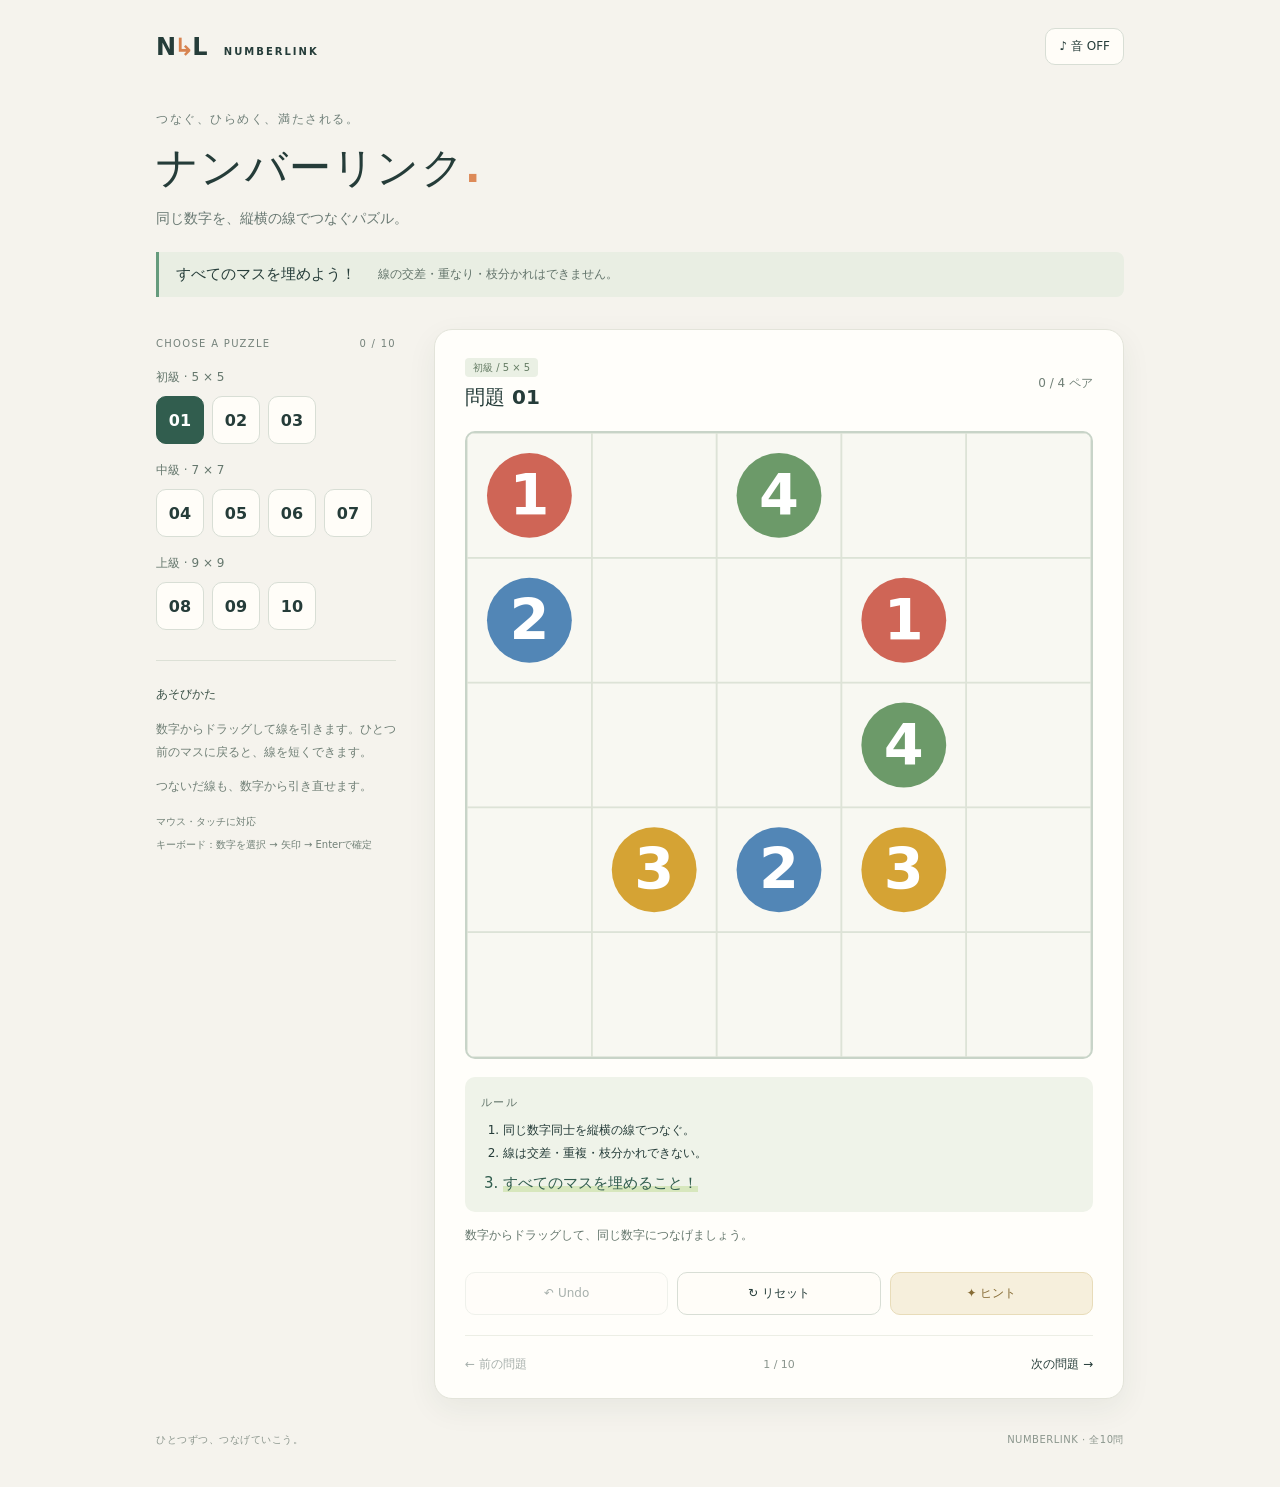
<file: index.html>
<!doctype html>
<html lang="ja"><head><meta charset="utf-8"><meta name="viewport" content="width=device-width,initial-scale=1"><meta name="theme-color" content="#f5f3ed"><title>ナンバーリンク</title><link rel="stylesheet" href="style.css"></head>
<body><main><header><a class="brand" href="./">N<span>↳</span>L <small>NUMBERLINK</small></a><button id="sound" aria-pressed="false">♪ 音 OFF</button></header>
<section class="intro"><div class="eyebrow">つなぐ、ひらめく、満たされる。</div><h1>ナンバーリンク<span class="dot">.</span></h1><p>同じ数字を、縦横の線でつなぐパズル。</p><div class="rule"><b>すべてのマスを埋めよう！</b><span>線の交差・重なり・枝分かれはできません。</span></div></section>
<div class="layout"><aside><div class="section-label">CHOOSE A PUZZLE <span id="cleared">0 / 10</span></div><div id="selection"></div><div class="how"><b>あそびかた</b><p>数字からドラッグして線を引きます。ひとつ前のマスに戻ると、線を短くできます。</p><p>つないだ線も、数字から引き直せます。</p><small>マウス・タッチに対応<br>キーボード：数字を選択 → 矢印 → Enterで確定</small></div></aside>
<section class="game"><div class="game-heading"><div><span id="difficulty" class="badge"></span><h2 id="puzzle-title"></h2></div><span id="connections"></span></div><div class="board-wrap"><svg id="board" role="group" aria-label="ナンバーリンクの盤面"></svg></div><section class="board-rules" aria-label="ルール"><b>ルール</b><ol><li>同じ数字同士を縦横の線でつなぐ。</li><li>線は交差・重複・枝分かれできない。</li><li><strong>すべてのマスを埋めること！</strong></li></ol></section><div id="celebration" role="status" aria-live="polite" hidden><strong>クリア！おめでとう！</strong><p id="celebration-note"></p></div><p id="message" role="status" aria-live="polite"></p><div class="actions"><button id="undo">↶ Undo</button><button id="reset">↻ リセット</button><button id="hint">✦ ヒント</button></div><nav><button id="prev">← 前の問題</button><span id="position"></span><button id="next">次の問題 →</button></nav></section></div><footer>ひとつずつ、つなげていこう。<span>NUMBERLINK · 全10問</span></footer></main><script src="config.js"></script><script type="module" src="app.js"></script></body></html>
</file>
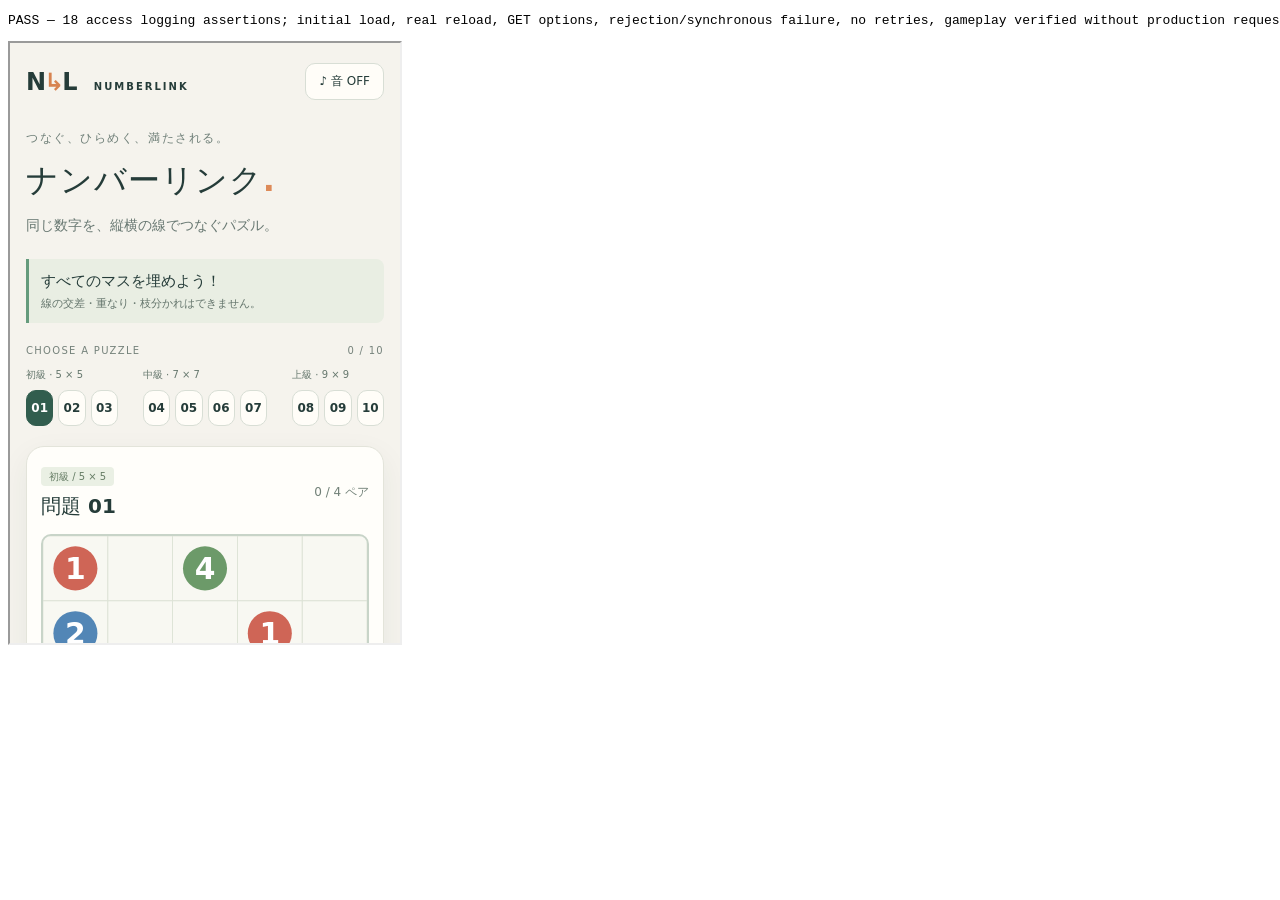
<file: tests/access.html>
<!doctype html><meta charset="utf-8"><title>Access logging tests</title><pre id="results">Running…</pre><iframe id="app" src="fixture.html" style="width:390px;height:600px"></iframe><script src="../config.js"></script><script type="module">
import {createAccessRecorder} from '../access-counter.js';
let checks=0;const assert=(v,label)=>{if(!v)throw Error(label);checks++};
const wait=async condition=>{const deadline=Date.now()+10000;while(!condition()){if(Date.now()>deadline)throw Error('Timed out');await new Promise(r=>setTimeout(r,30))}};
try{
 const endpoint=window.NUMBERLINK_CONFIG.gasUrl;
 for(const behavior of ['success','reject','throw']){
  const calls=[];const record=createAccessRecorder((url,options)=>{calls.push({url,options});if(behavior==='throw')throw Error('offline');return behavior==='reject'?Promise.reject(Error('offline')):Promise.resolve({type:'opaque'})},{gasUrl:endpoint});
  record();record();await new Promise(r=>setTimeout(r,0));record();
  assert(calls.length===1,behavior+' attempts once');assert(calls[0].url===endpoint+'?app=number-link','exact URL');
  assert(JSON.stringify(calls[0].options)===JSON.stringify({method:'GET',mode:'no-cors',cache:'no-store',credentials:'omit',keepalive:true}),'same GET options');
 }
 for(const gasUrl of ['', 'invalid URL']){let calls=0;const record=createAccessRecorder(()=>{calls++},{gasUrl});record();record();assert(calls===0,'unconfigured or invalid skips safely')}
 const missing=createAccessRecorder(undefined,{gasUrl:endpoint});missing();missing();assert(true,'missing fetch does not throw');
 const frame=document.querySelector('#app');await wait(()=>frame.contentDocument?.querySelector('.endpoint'));
 let w=frame.contentWindow,d=frame.contentDocument;
 assert(w.accessRequests.length===1,'first display once');
 assert(w.accessRequests[0].url===endpoint+'?app=number-link','configured URL on display');
 d.querySelectorAll('.puzzle-choice')[1].click();d.querySelector('#hint').click();d.querySelector('#reset').click();d.querySelector('#undo').click();
 await new Promise(r=>setTimeout(r,100));assert(w.accessRequests.length===1,'actions and rejection do not retry');
 const previous=d;w.location.reload();await wait(()=>frame.contentDocument!==previous&&frame.contentDocument?.querySelector('.endpoint'));
 w=frame.contentWindow;d=frame.contentDocument;
 assert(w.accessRequests.length===1,'reload exactly once in new document');
 assert(w.accessRequests[0].url===endpoint+'?app=number-link','same URL on reload');
 assert(d.querySelectorAll('.puzzle-choice').length===10,'game loads despite failure');
 document.querySelector('#results').textContent=`PASS — ${checks} access logging assertions; initial load, real reload, GET options, rejection/synchronous failure, no retries, gameplay verified without production requests.`;
}catch(e){document.querySelector('#results').textContent='FAIL '+e.stack;throw e}
</script>
</file>
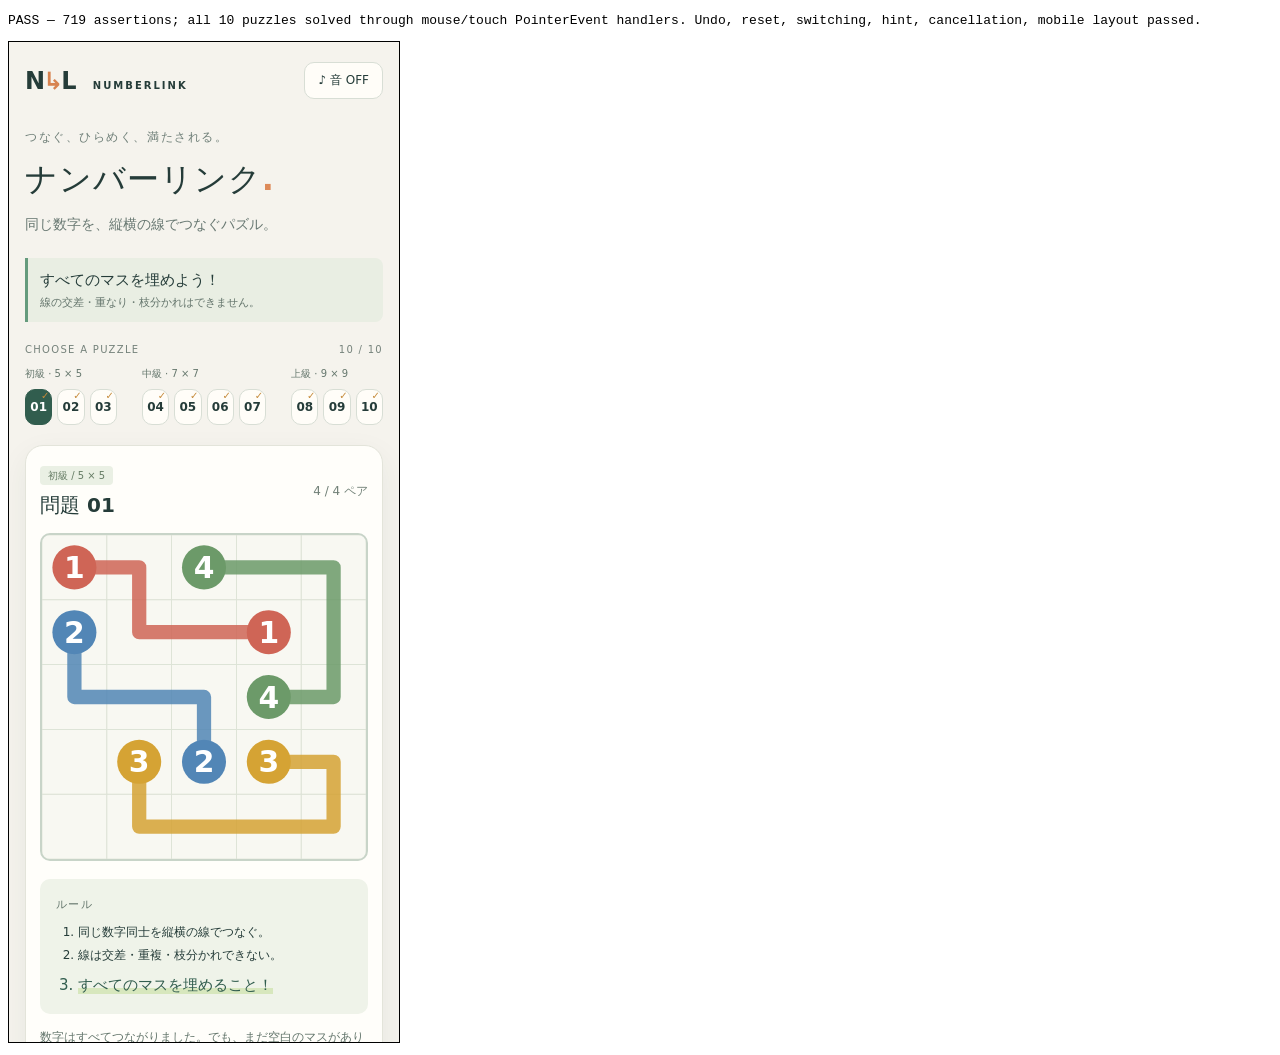
<file: tests/browser.html>
<!doctype html><meta charset="utf-8"><title>Numberlink tests</title><pre id="results">Running…</pre><iframe id="app" src="fixture.html" style="width:390px;height:1000px;border:1px solid"></iframe><script type="module">
import {run} from './run.js';
const output=document.querySelector('#results');
const savedRecord=localStorage.getItem('numberlink-cleared');
try {
 const result=await run();let checks=result.checks;const frame=document.querySelector('iframe');await new Promise(resolve=>{const poll=()=>frame.contentDocument.querySelectorAll('.endpoint').length?resolve():setTimeout(poll,50);poll()});const w=frame.contentWindow,d=frame.contentDocument;
 const assert=(value,label)=>{if(!value)throw Error(label);checks++};
 assert(w.accessRequests.length===1,'one initial access attempt');
 const puzzles=await fetch('../data/puzzles.json').then(r=>r.json()),solutions=await fetch('../data/solutions.json').then(r=>r.json());
 function event(type,c,p,pointerType='mouse'){const board=d.querySelector('#board'),r=board.getBoundingClientRect();board.dispatchEvent(new w.PointerEvent(type,{bubbles:true,pointerId:7,pointerType,button:0,clientX:r.left+(c%p.size+.5)*r.width/p.size,clientY:r.top+(Math.floor(c/p.size)+.5)*r.height/p.size}));}
 // Synthetic pointer IDs cannot acquire native capture. Stub only capture; production handlers remain intact.
 d.querySelector('#board').setPointerCapture=()=>{};
 for(const p of puzzles){d.querySelectorAll('.puzzle-choice')[p.id-1].click();assert(d.querySelectorAll('polyline').length===0,'switch clean');assert(d.querySelector('#celebration').hidden,'no premature celebration');assert(!d.querySelector('#usage')&&!d.querySelector('#bar'),'no usage display');for(const path of solutions[p.id]){event('pointerdown',path[0],p,p.id%2?'mouse':'touch');for(const c of path.slice(1,-1))event('pointermove',c,p,p.id%2?'mouse':'touch');event('pointerup',path.at(-1),p,p.id%2?'mouse':'touch');const connected=d.querySelector('#connections').textContent;event('pointercancel',path.at(-1),p);event('lostpointercapture',path.at(-1),p);event('pointerup',path.at(-1),p);assert(d.querySelector('#connections').textContent===connected,'committed line survives delayed events');}assert(d.querySelector('#message').textContent.startsWith('クリア！'),`UI solve ${p.id}`);assert(!d.querySelector('#celebration').hidden,'clear celebration');assert(d.querySelector('#next').classList.contains('next-ready')===(p.id<10),'clear next button');d.querySelector('#undo').click();assert(!d.querySelector('#message').textContent.startsWith('クリア！'),'undo clear');assert(d.querySelector('#celebration').hidden,'undo hides celebration');d.querySelector('#reset').click();assert(d.querySelectorAll('polyline').length===0,'reset');d.querySelector('#undo').click();assert(d.querySelectorAll('polyline').length>0,'undo reset');}
 d.querySelectorAll('.puzzle-choice')[0].click();d.querySelector('#hint').click();assert(d.querySelector('#message').textContent.includes('1マス'),'hint');const p=puzzles[0],line=solutions[1][0];event('pointerdown',line[0],p,'touch');event('pointermove',line[1],p,'touch');event('pointercancel',line[1],p,'touch');assert(d.querySelectorAll('polyline').length===0,'touch cancel rollback');
 for(const type of ['mouse','touch']){event('pointerdown',line[0],p,type);for(const c of line.slice(1))event('pointermove',c,p,type);assert(d.querySelector('#connections').textContent.startsWith('1 /'),'endpoint commits before release');event('pointermove',line[1],p,type);event('pointercancel',line.at(-1),p,type);event('lostpointercapture',line.at(-1),p,type);assert(d.querySelector('#connections').textContent.startsWith('1 /'),'cancel after endpoint keeps line');d.querySelector('#undo').click();assert(!d.querySelector('polyline'),'single undo removes committed drag');}
assert(d.documentElement.scrollWidth<=390,'mobile no horizontal overflow');assert(d.querySelector('#board').getBoundingClientRect().width<=390,'mobile board fit');
 // Short-cut one solution path, leaving a hole while connecting every pair.
 let fixture;
 for(const puzzle of puzzles){const lines=structuredClone(solutions[puzzle.id]);for(let k=0;k<lines.length&&!fixture;k++)for(let a=0;a<lines[k].length&&!fixture;a++)for(let b=a+3;b<lines[k].length;b++){const x=lines[k][a],y=lines[k][b];if(Math.abs(x%puzzle.size-y%puzzle.size)+Math.abs(Math.floor(x/puzzle.size)-Math.floor(y/puzzle.size))===1){lines[k].splice(a+1,b-a-1);fixture={puzzle,lines};break}}if(fixture)break}
 assert(!!fixture,'blank-cell fixture exists');
 d.querySelectorAll('.puzzle-choice')[fixture.puzzle.id-1].click();
 for(const path of fixture.lines){event('pointerdown',path[0],fixture.puzzle);for(const c of path.slice(1))event('pointermove',c,fixture.puzzle);event('pointerup',path.at(-1),fixture.puzzle)}
 assert(d.querySelector('#connections').textContent===`${fixture.lines.length} / ${fixture.lines.length} ペア`,'all pairs connected with blanks');
 assert(d.querySelector('#message').textContent==='数字はすべてつながりました。でも、まだ空白のマスがあります！','blank explanation');
 assert(d.querySelector('#celebration').hidden&&!d.querySelector('#next').classList.contains('next-ready'),'blanks never celebrate');
 assert(w.accessRequests.length===1,'no access logging on gameplay or failure retries');
 output.textContent=`PASS — ${checks} assertions; all 10 puzzles solved through mouse/touch PointerEvent handlers. Undo, reset, switching, hint, cancellation, mobile layout passed.`;
 if(savedRecord===null)localStorage.removeItem('numberlink-cleared');else localStorage.setItem('numberlink-cleared',savedRecord);
}catch(e){output.textContent='FAIL '+e.stack;throw e}finally{if(savedRecord===null)localStorage.removeItem('numberlink-cleared');else localStorage.setItem('numberlink-cleared',savedRecord)}
</script>
</file>
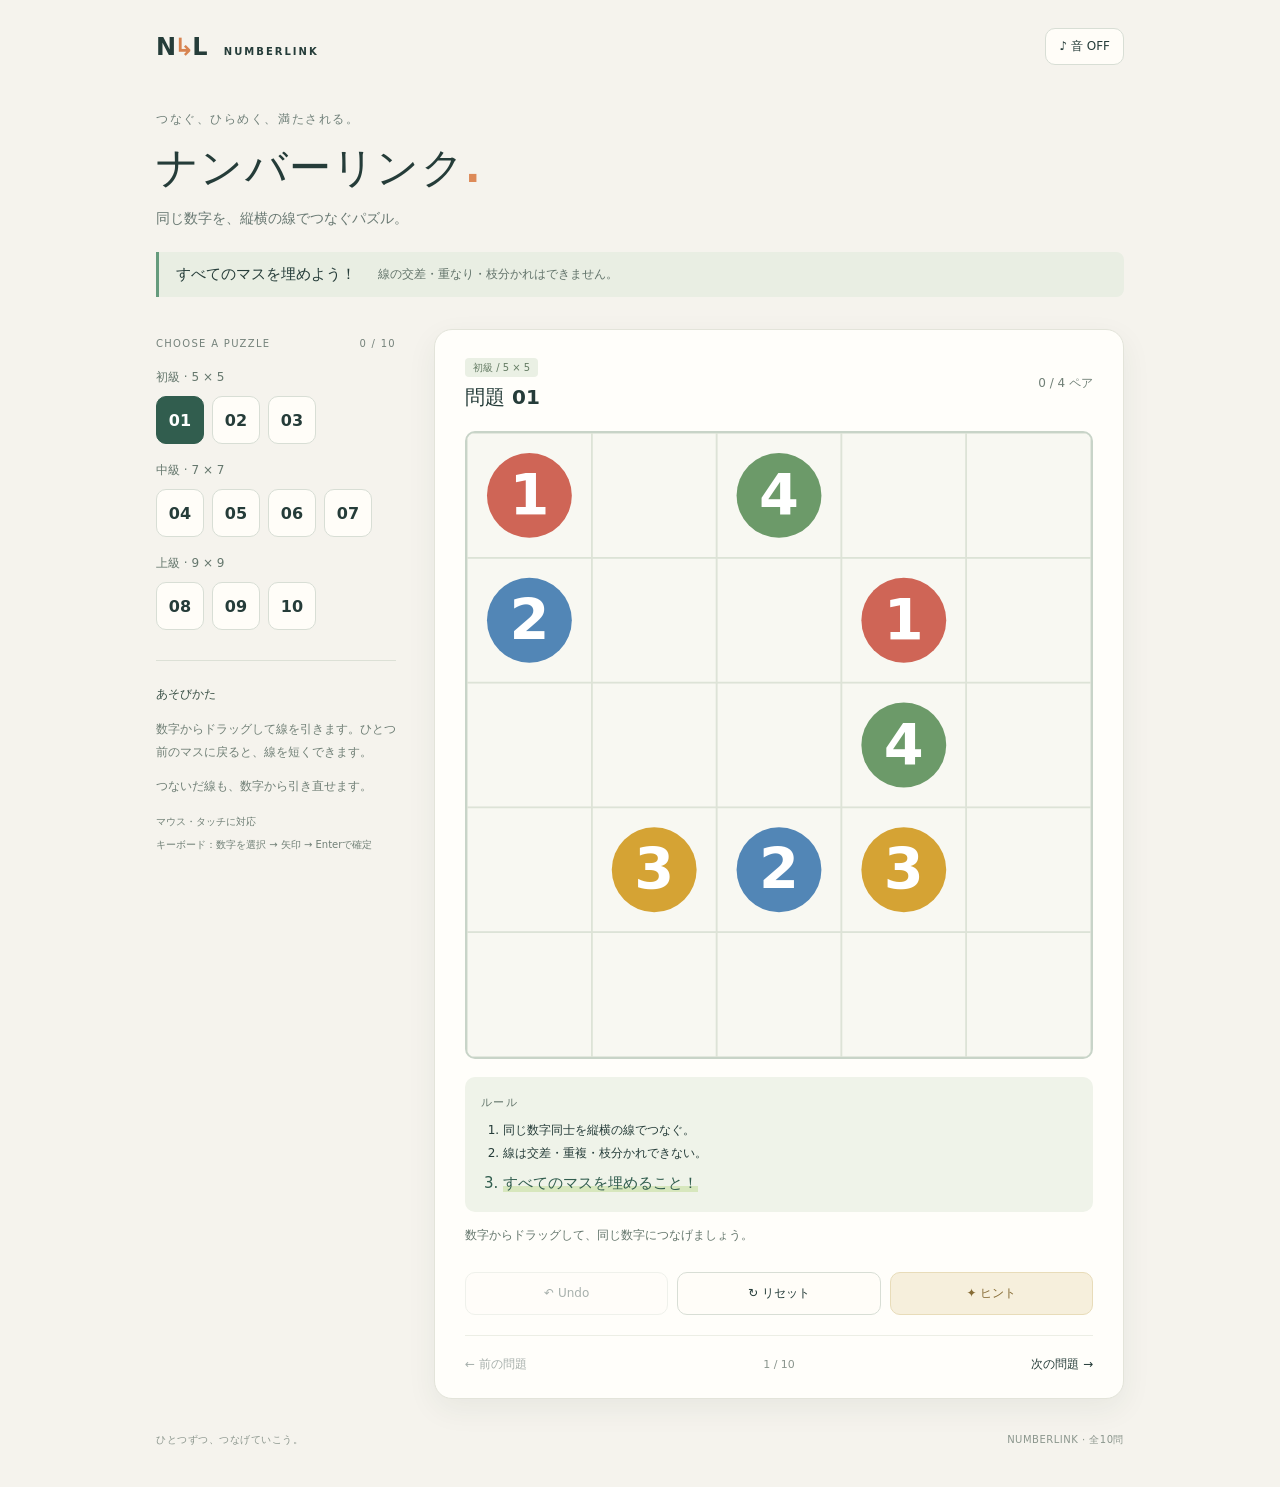
<file: tests/fixture.html>
<!doctype html><meta charset="utf-8"><script>
// Use the real app without sending synthetic gameplay visits to the production GAS.
fetch('../index.html').then(r=>r.text()).then(html=>{
 const mock=`<script>window.accessRequests=[];const realFetch=window.fetch.bind(window);window.fetch=(url,options)=>{if(new URL(url,location.href).hostname==='script.google.com'){window.accessRequests.push({url:String(url),options});return Promise.reject(new TypeError('Simulated offline GAS'))}return realFetch(url,options)};<\/script>`;
 document.open();document.write(html.replace('<head>','<head><base href="../">').replace('<script type="module" src="app.js">',mock+'<script type="module" src="app.js">'));document.close();
});
</script>
</file>
<file: style.css>
:root{font-family:system-ui,-apple-system,"Hiragino Kaku Gothic ProN",sans-serif;color:#253c39;background:#f5f3ed;font-synthesis:none}*{box-sizing:border-box}body{margin:0}main{max-width:1040px;margin:auto;padding:28px 36px}header{display:flex;justify-content:space-between;align-items:center}.brand{text-decoration:none;color:inherit;font-size:24px;font-weight:850;letter-spacing:-2px}.brand span{color:#d78350}.brand small{font-size:10px;letter-spacing:2px;margin-left:12px}button{font:inherit;color:inherit;background:#fffdf8;border:1px solid #d8ded5;border-radius:10px;padding:12px 17px;cursor:pointer;touch-action:manipulation}button:hover{background:#e8eee5}button:focus-visible,[tabindex]:focus-visible{outline:3px solid #d48b50;outline-offset:3px}button:disabled{opacity:.4;cursor:default}#sound{font-size:12px;padding:9px 13px}.intro{margin:46px 0 32px}.eyebrow{font-size:12px;letter-spacing:.13em;color:#71817a}h1{font-size:42px;letter-spacing:.03em;margin:12px 0}.dot{color:#dd8a58}.intro>p{font-size:14px;color:#687872}.rule{display:flex;align-items:center;gap:22px;border-left:3px solid #659b7d;padding:13px 17px;background:#e9eee3;border-radius:0 8px 8px 0;margin-top:24px}.rule b{font-size:15px}.rule span{font-size:12px;color:#63746b}.layout{display:grid;grid-template-columns:240px 1fr;gap:38px}.section-label{font-size:10px;letter-spacing:.13em;display:flex;justify-content:space-between;color:#75827b;margin:9px 0 20px}.level-label{font-size:12px;margin:18px 0 10px;color:#65776d}.puzzle-group{display:flex;gap:8px}.puzzle-choice{width:48px;height:48px;padding:0;position:relative;font-weight:650}.puzzle-choice.active{color:#fff;background:#315d4e;border-color:#315d4e}.puzzle-choice.solved:after{content:'✓';position:absolute;right:2px;top:0;font-size:10px;color:#c58a3a}.how{margin-top:30px;border-top:1px solid #dce0d6;padding-top:22px;font-size:12px;line-height:1.9;color:#718077}.how b{color:#3b5147}.how small{font-size:10px}.game{padding:26px 30px 18px;background:#fffefa;border:1px solid #e3e4da;border-radius:18px;box-shadow:0 10px 30px #243f3010;min-width:0}.game-heading{display:flex;align-items:center;justify-content:space-between;margin-bottom:20px}.badge{font-size:10px;color:#657c64;background:#eaf0e4;border-radius:4px;padding:4px 8px}h2{font-size:20px;margin:9px 0 0}#connections{font-size:12px;color:#718077}.board-wrap{width:100%;background:#f8f8f2;border:2px solid #c8d4c8;border-radius:10px;overflow:hidden}#board{display:block;width:100%;aspect-ratio:1;touch-action:none;user-select:none;-webkit-user-select:none}.grid-cell{fill:transparent;stroke:#dde3d7;stroke-width:.6}.endpoint{cursor:crosshair}#message{min-height:38px;font-size:12px;line-height:1.6;margin:14px 0 8px;color:#65776d}.actions{display:grid;grid-template-columns:1fr 1fr 1fr;gap:9px}.actions button{font-size:12px;padding:12px 4px}#hint{background:#f6efdc;border-color:#e8dcb9;color:#866b34}nav{display:flex;align-items:center;justify-content:space-between;border-top:1px solid #eceee5;margin-top:20px;padding-top:13px}nav button{border:0;background:none;padding:7px 0;font-size:12px}#position{font-size:11px;color:#8a958d}footer{display:flex;justify-content:space-between;font-size:10px;color:#8b968d;padding:34px 0 12px;letter-spacing:.05em} .board-rules{margin-top:18px;padding:14px 16px;background:#eff3e9;border-radius:10px;font-size:12px;line-height:1.9}.board-rules>b{font-size:11px;letter-spacing:.12em;color:#65776d}.board-rules ol{margin:5px 0 0;padding-left:22px}.board-rules li:last-child{margin-top:5px;color:#315d4e;font-size:15px}.board-rules li:last-child strong{background:linear-gradient(transparent 65%,#d7e7bd 65%)}#celebration{margin-top:18px;padding:20px 12px;text-align:center;background:#edf4e7;border:1px solid #d1e0c6;border-radius:12px}#celebration[hidden]{display:none}#celebration>strong{font-size:clamp(20px,4.8vw,29px);color:#315d4e}#celebration p{font-size:12px;margin:8px 0 0;color:#65776d}nav #next.next-ready{background:#315d4e;color:#fff;padding:12px 18px;border-radius:9px;box-shadow:0 3px 10px #315d4e22}.win{animation:celebrate .8s ease-out}@keyframes celebrate{0%,100%{transform:scale(1);box-shadow:0 0 0 0 #8aba7433}40%{transform:translateY(-4px) scale(1.015);box-shadow:0 0 22px 7px #8aba7444;border-color:#91b17a}}@media(prefers-reduced-motion:reduce){*{animation:none!important;transition:none!important}}@media(max-width:760px){main{padding:20px 16px}.intro{margin:30px 0 22px}h1{font-size:32px}.rule{display:block;padding:12px}.rule span{display:block;margin-top:5px;font-size:11px}.layout{display:flex;flex-direction:column;gap:20px}aside .how{display:none}.section-label{margin:0 0 8px}#selection{display:flex;gap:16px;justify-content:space-between}.level-label{margin:4px 0 8px;font-size:10px}.puzzle-group{gap:5px}.puzzle-choice{width:clamp(24px,7vw,40px);height:36px;font-size:12px}.game{padding:18px 14px 12px}.game-heading{margin-bottom:14px}footer span{display:none}}
</file>
